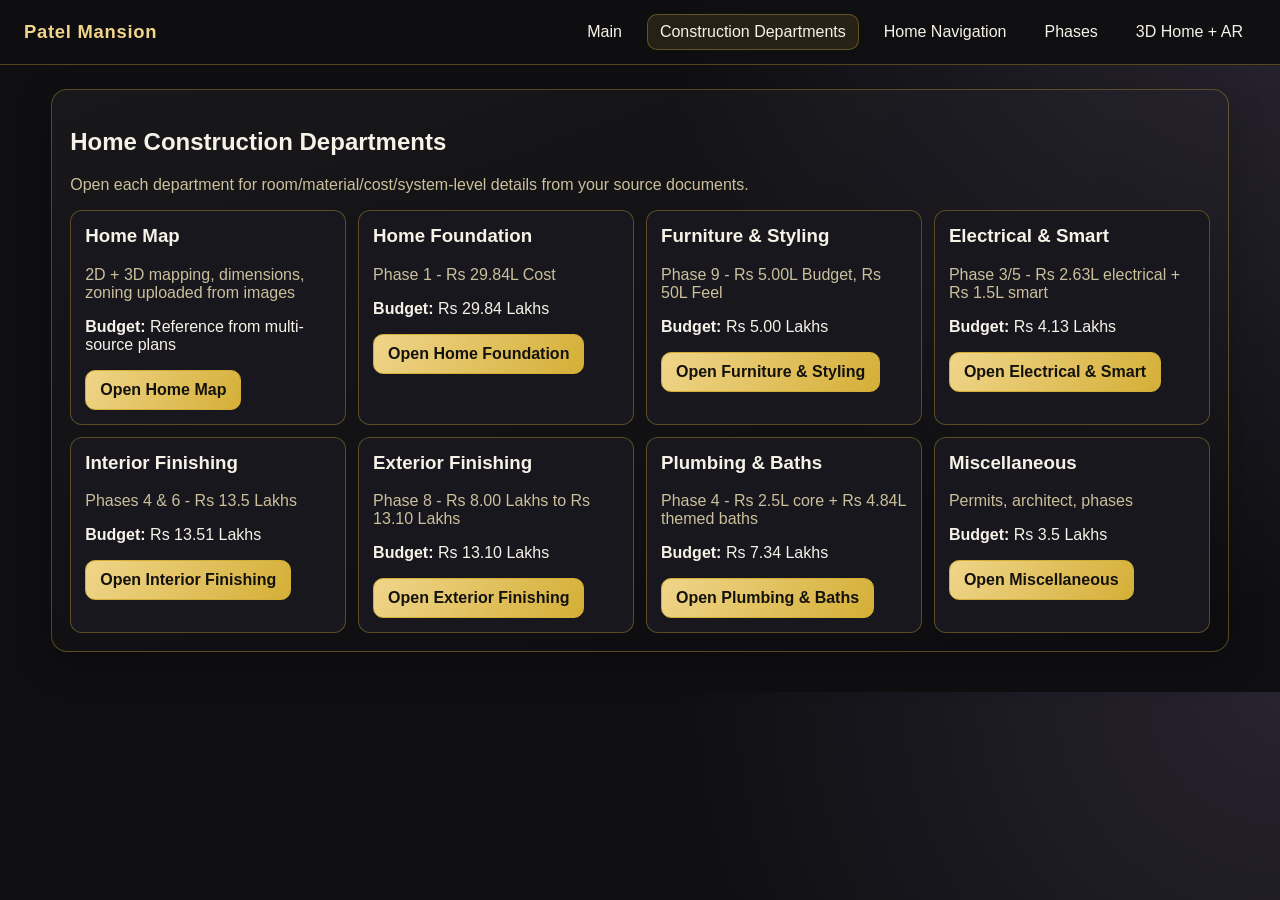
<file: patel-mansion/departments.html>
<!DOCTYPE html>
<html lang="en">
<head>
  <meta charset="UTF-8" />
  <meta name="viewport" content="width=device-width, initial-scale=1.0" />
  <title>Patel Mansion | Construction Departments</title>
  <link rel="stylesheet" href="assets/css/styles.css" />
</head>
<body>
  <header class="site-header">
    <div class="brand">Patel Mansion</div>
    <nav class="main-nav">
      <a href="index.html">Main</a>
      <a class="active" href="departments.html">Construction Departments</a>
      <a href="navigation.html">Home Navigation</a>
      <a href="phases.html">Phases</a>
      <a href="3d-home.html">3D Home + AR</a>
    </nav>
  </header>

  <main class="container">
    <section class="premium-card">
      <h1>Home Construction Departments</h1>
      <p class="muted">Open each department for room/material/cost/system-level details from your source documents.</p>
      <div id="department-list" class="cards-list"></div>
    </section>
  </main>

  <script src="assets/js/home-data.js"></script>
  <script src="assets/js/departments.js"></script>
</body>
</html>
</file>
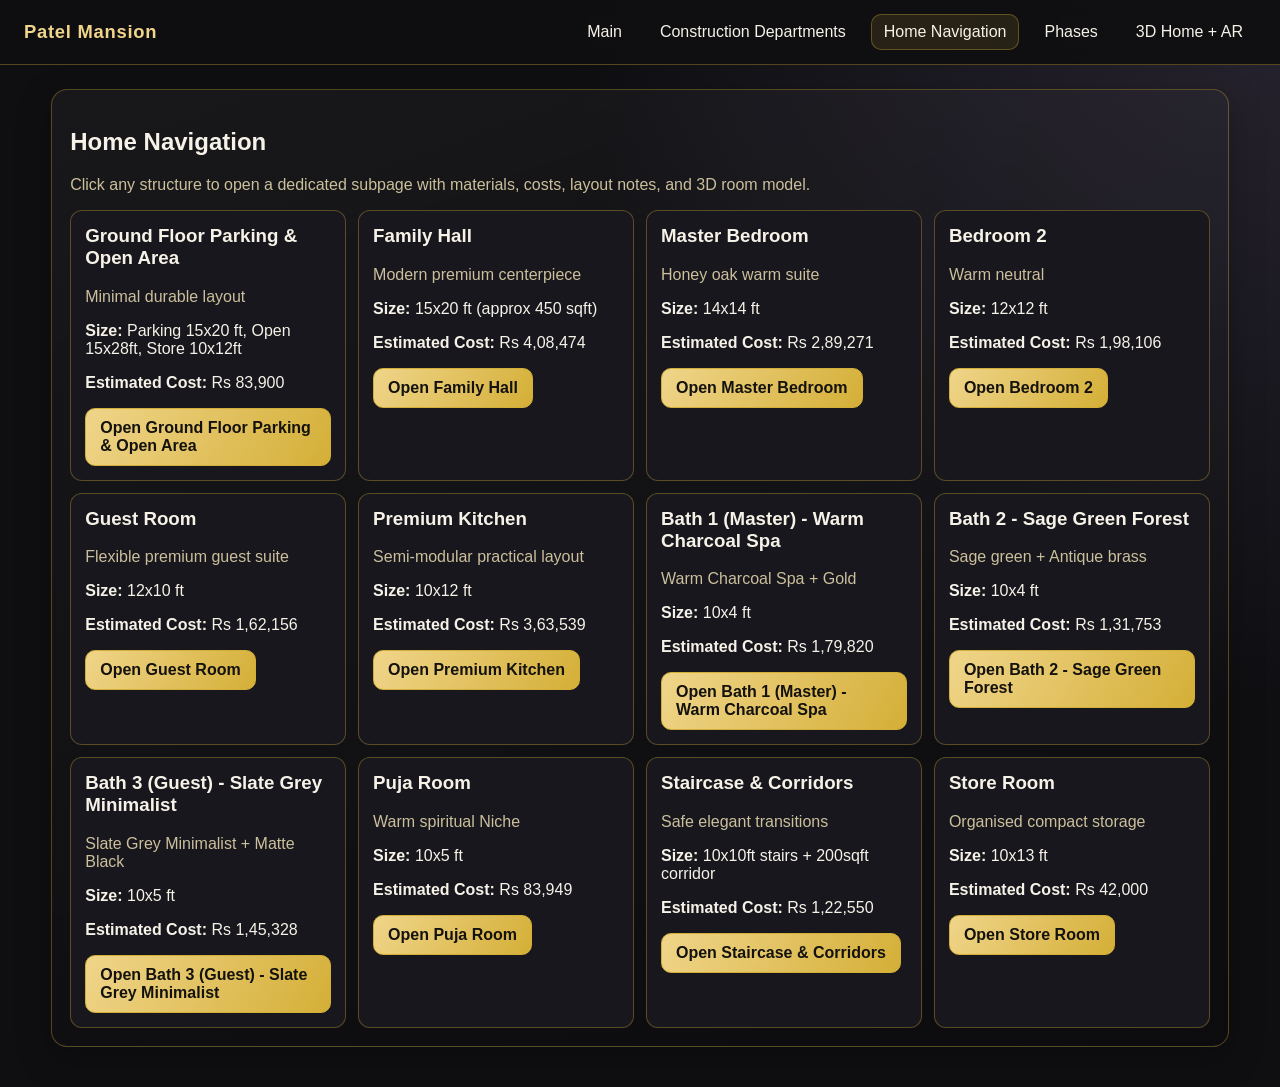
<file: patel-mansion/navigation.html>
<!DOCTYPE html>
<html lang="en">
<head>
  <meta charset="UTF-8" />
  <meta name="viewport" content="width=device-width, initial-scale=1.0" />
  <title>Patel Mansion | Home Navigation</title>
  <link rel="stylesheet" href="assets/css/styles.css" />
</head>
<body>
  <header class="site-header">
    <div class="brand">Patel Mansion</div>
    <nav class="main-nav">
      <a href="index.html">Main</a>
      <a href="departments.html">Construction Departments</a>
      <a class="active" href="navigation.html">Home Navigation</a>
      <a href="phases.html">Phases</a>
      <a href="3d-home.html">3D Home + AR</a>
    </nav>
  </header>

  <main class="container">
    <section class="premium-card">
      <h1>Home Navigation</h1>
      <p class="muted">Click any structure to open a dedicated subpage with materials, costs, layout notes, and 3D room model.</p>
      <div id="space-list" class="cards-list"></div>
    </section>
  </main>

  <script src="assets/js/home-data.js"></script>
  <script src="assets/js/navigation.js"></script>
</body>
</html>
</file>
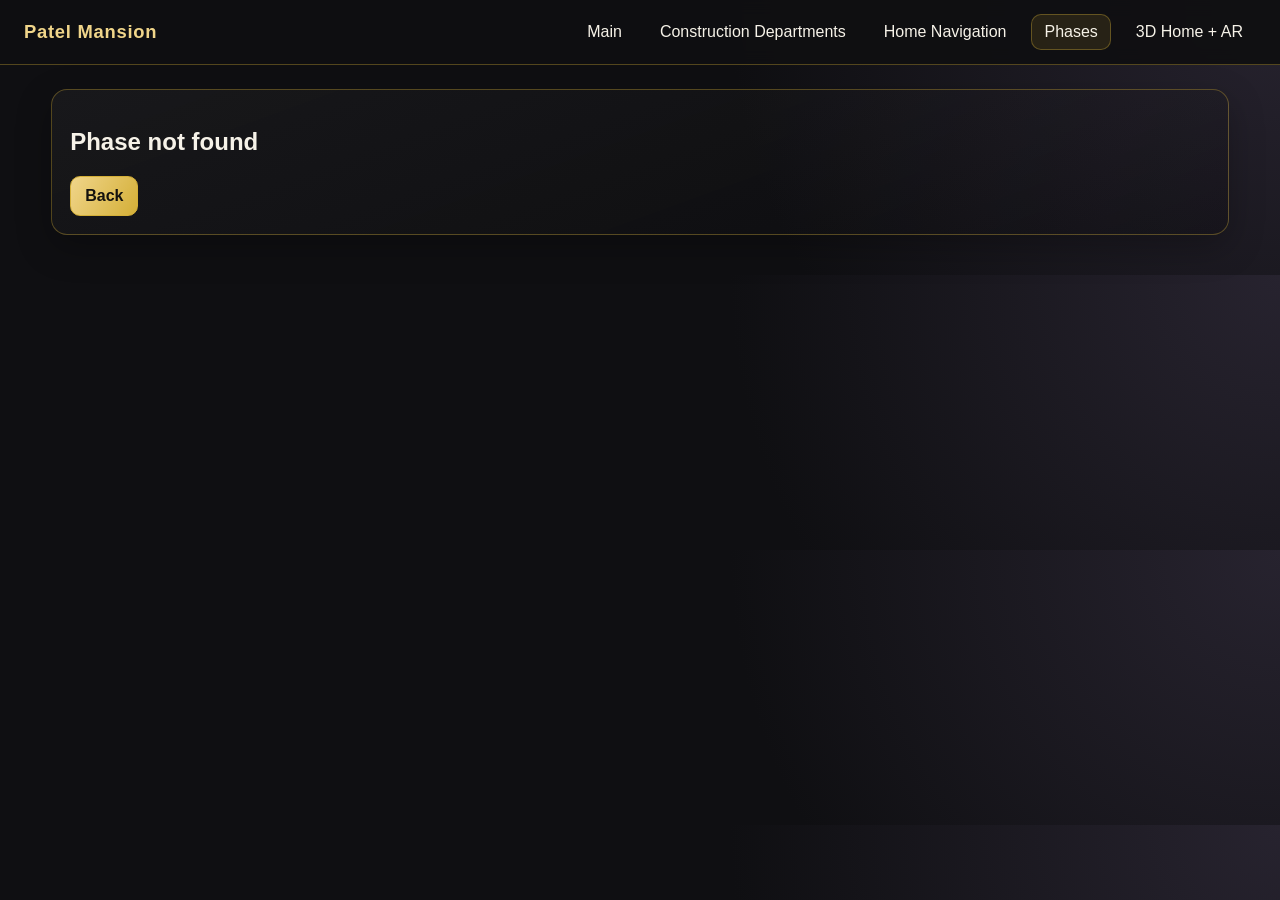
<file: patel-mansion/phase-detail.html>
<!DOCTYPE html>
<html lang="en">
<head>
  <meta charset="UTF-8" />
  <meta name="viewport" content="width=device-width, initial-scale=1.0" />
  <title>Patel Mansion | Phase Detail</title>
  <link rel="stylesheet" href="assets/css/styles.css" />
</head>
<body>
  <header class="site-header">
    <div class="brand">Patel Mansion</div>
    <nav class="main-nav">
      <a href="index.html">Main</a>
      <a href="departments.html">Construction Departments</a>
      <a href="navigation.html">Home Navigation</a>
      <a class="active" href="phases.html">Phases</a>
      <a href="3d-home.html">3D Home + AR</a>
    </nav>
  </header>

  <main class="container">
    <section class="premium-card">
      <a class="pill" href="phases.html">← Back to phases</a>
      <h1 id="phase-title"></h1>
      <div class="pill-row">
        <span id="phase-budget" class="pill"></span>
        <span id="phase-duration" class="pill"></span>
      </div>
    </section>

    <section class="premium-card">
      <h2>Phase Scope</h2>
      <ul id="phase-scope" class="list"></ul>
    </section>
  </main>

  <script src="assets/js/home-data.js"></script>
  <script src="assets/js/phase-detail.js"></script>
</body>
</html>
</file>
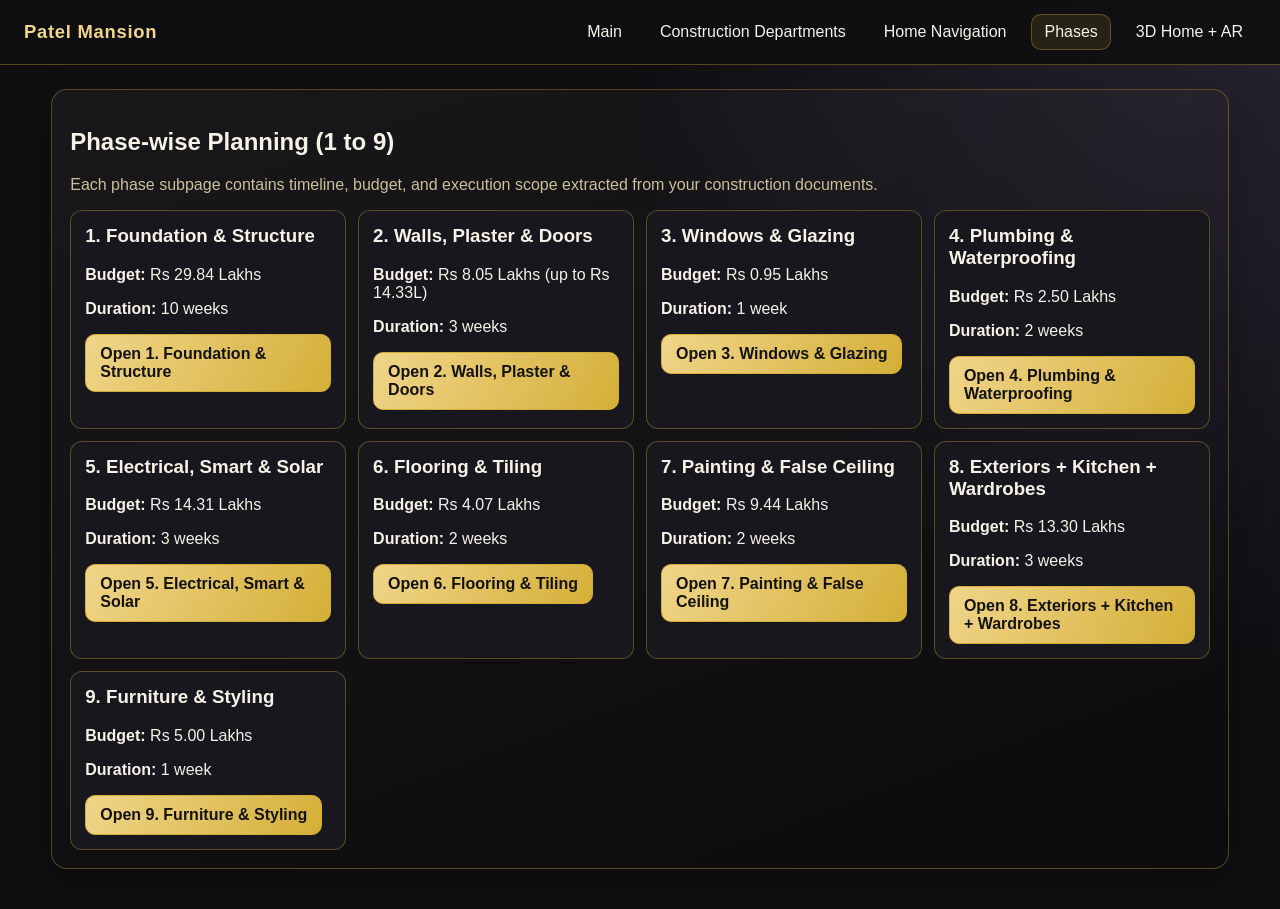
<file: patel-mansion/phases.html>
<!DOCTYPE html>
<html lang="en">
<head>
  <meta charset="UTF-8" />
  <meta name="viewport" content="width=device-width, initial-scale=1.0" />
  <title>Patel Mansion | Construction Phases</title>
  <link rel="stylesheet" href="assets/css/styles.css" />
</head>
<body>
  <header class="site-header">
    <div class="brand">Patel Mansion</div>
    <nav class="main-nav">
      <a href="index.html">Main</a>
      <a href="departments.html">Construction Departments</a>
      <a href="navigation.html">Home Navigation</a>
      <a class="active" href="phases.html">Phases</a>
      <a href="3d-home.html">3D Home + AR</a>
    </nav>
  </header>

  <main class="container">
    <section class="premium-card">
      <h1>Phase-wise Planning (1 to 9)</h1>
      <p class="muted">Each phase subpage contains timeline, budget, and execution scope extracted from your construction documents.</p>
      <div id="phase-list" class="cards-list"></div>
    </section>
  </main>

  <script src="assets/js/home-data.js"></script>
  <script src="assets/js/phases.js"></script>
</body>
</html>
</file>
<file: patel-mansion/assets/css/styles.css>
:root {
  --bg: #0f0f12;
  --bg-soft: #17171d;
  --panel: #1f1f27;
  --text: #f6f2e8;
  --muted: #cbbf9c;
  --gold: #d4af37;
  --gold-soft: #f0d58a;
  --line: rgba(212, 175, 55, 0.35);
  --danger: #ff7a7a;
}

* {
  box-sizing: border-box;
}

body {
  margin: 0;
  font-family: "Inter", "Segoe UI", Tahoma, sans-serif;
  color: var(--text);
  background: radial-gradient(circle at top right, #27232f 0%, var(--bg) 42%);
}

a {
  color: var(--gold-soft);
  text-decoration: none;
}

.site-header {
  position: sticky;
  top: 0;
  z-index: 10;
  display: flex;
  justify-content: space-between;
  align-items: center;
  padding: 14px 24px;
  border-bottom: 1px solid var(--line);
  background: rgba(15, 15, 18, 0.94);
  backdrop-filter: blur(8px);
}

.brand {
  font-size: 1.15rem;
  font-weight: 700;
  letter-spacing: 0.04em;
  color: var(--gold-soft);
}

.main-nav {
  display: flex;
  flex-wrap: wrap;
  gap: 12px;
}

.main-nav a {
  padding: 8px 12px;
  border: 1px solid transparent;
  border-radius: 10px;
  color: var(--text);
}

.main-nav a:hover,
.main-nav a.active {
  border-color: var(--line);
  background: rgba(212, 175, 55, 0.12);
}

.container {
  width: min(1200px, 92%);
  margin: 24px auto 40px;
  display: flex;
  flex-direction: column;
  gap: 18px;
}

.premium-card {
  background: linear-gradient(160deg, rgba(255, 255, 255, 0.04), rgba(0, 0, 0, 0.2));
  border: 1px solid var(--line);
  border-radius: 16px;
  padding: 18px;
  box-shadow: 0 12px 35px rgba(0, 0, 0, 0.25);
}

.hero h1 {
  margin: 8px 0;
  font-size: clamp(1.45rem, 2vw, 2rem);
}

.hero .kicker {
  color: var(--gold-soft);
  letter-spacing: 0.05em;
  font-weight: 600;
  text-transform: uppercase;
}

.cta-row {
  margin-top: 14px;
  display: flex;
  flex-wrap: wrap;
  gap: 10px;
}

.btn {
  display: inline-block;
  padding: 10px 14px;
  border-radius: 10px;
  border: 1px solid var(--gold);
  color: #14120e;
  background: linear-gradient(120deg, var(--gold-soft), var(--gold));
  font-weight: 700;
}

.btn:hover {
  filter: brightness(1.05);
}

.btn-outline {
  background: transparent;
  color: var(--gold-soft);
}

.grid-4,
.grid-3,
.grid-2 {
  display: grid;
  gap: 14px;
}

.grid-4 {
  grid-template-columns: repeat(auto-fit, minmax(190px, 1fr));
}

.grid-3 {
  grid-template-columns: repeat(auto-fit, minmax(250px, 1fr));
}

.grid-2 {
  grid-template-columns: repeat(auto-fit, minmax(300px, 1fr));
}

.metric {
  padding: 14px;
  border-radius: 12px;
  background: var(--panel);
  border: 1px solid var(--line);
}

.metric .label {
  display: block;
  color: var(--muted);
  font-size: 0.9rem;
}

.metric .value {
  display: block;
  margin-top: 4px;
  font-size: 1.2rem;
  font-weight: 700;
}

.muted {
  color: var(--muted);
}

.detail-grid {
  display: grid;
  grid-template-columns: repeat(auto-fit, minmax(260px, 1fr));
  gap: 10px;
}

.detail-item {
  background: var(--bg-soft);
  border: 1px solid var(--line);
  border-radius: 12px;
  padding: 10px;
}

.floor-svg {
  width: 100%;
  border: 1px solid var(--line);
  border-radius: 12px;
  background: #15141b;
}

.floor-svg text {
  fill: #e9debf;
  font-size: 11px;
  text-anchor: middle;
}

.floor-svg .plot {
  fill: #121117;
  stroke: #9f8442;
  stroke-width: 2;
}

.floor-svg .room {
  fill: rgba(212, 175, 55, 0.2);
  stroke: #d4af37;
  stroke-width: 1.5;
}

.floor-svg .corridor {
  fill: rgba(128, 96, 36, 0.4);
  stroke: #d4af37;
  stroke-width: 1;
}

.floor-svg .terrace {
  fill: rgba(190, 190, 190, 0.16);
  stroke: #d4af37;
  stroke-width: 1;
}

.three-canvas {
  width: 100%;
  min-height: 320px;
  border-radius: 12px;
  border: 1px solid var(--line);
  overflow: hidden;
  background: #0d0c10;
}

.verify-note {
  margin-top: 10px;
  color: var(--gold-soft);
  font-size: 0.9rem;
}

.cards-list {
  display: grid;
  grid-template-columns: repeat(auto-fit, minmax(250px, 1fr));
  gap: 12px;
}

.info-card {
  border: 1px solid var(--line);
  background: var(--bg-soft);
  border-radius: 12px;
  padding: 14px;
}

.info-card h3 {
  margin-top: 0;
}

.pill-row {
  display: flex;
  flex-wrap: wrap;
  gap: 8px;
  margin: 10px 0;
}

.pill {
  font-size: 0.84rem;
  border: 1px solid var(--line);
  background: rgba(212, 175, 55, 0.12);
  color: var(--gold-soft);
  padding: 5px 8px;
  border-radius: 999px;
}

.list {
  padding-left: 18px;
  margin: 10px 0;
}

.list li {
  margin-bottom: 6px;
}

.warning {
  border-left: 4px solid var(--danger);
  padding-left: 10px;
  color: #ffc7c7;
}

.control-bar {
  display: flex;
  gap: 10px;
  flex-wrap: wrap;
  margin-bottom: 10px;
}

.floor-svg .room-rect {
  fill: rgba(212, 175, 55, 0.15);
  stroke: #d4af37;
  stroke-width: 1.5;
  cursor: pointer;
}

.floor-svg .room-rect:hover {
  fill: rgba(212, 175, 55, 0.32);
}

.floor-tabs {
  display: flex;
  gap: 8px;
  margin-bottom: 10px;
}

.floor-tab {
  padding: 7px 16px;
  border-radius: 8px;
  border: 1px solid var(--line);
  background: transparent;
  color: var(--muted);
  cursor: pointer;
  font-size: 0.9rem;
}

.floor-tab.active {
  background: rgba(212, 175, 55, 0.18);
  border-color: var(--gold);
  color: var(--gold-soft);
  font-weight: 600;
}

.floor-svg .room-label {
  fill: #e9debf;
  font-size: 11px;
  text-anchor: middle;
  pointer-events: none;
}

@media (max-width: 820px) {
  .site-header {
    flex-direction: column;
    align-items: flex-start;
    gap: 10px;
  }

  .main-nav {
    width: 100%;
  }
}
</file>
